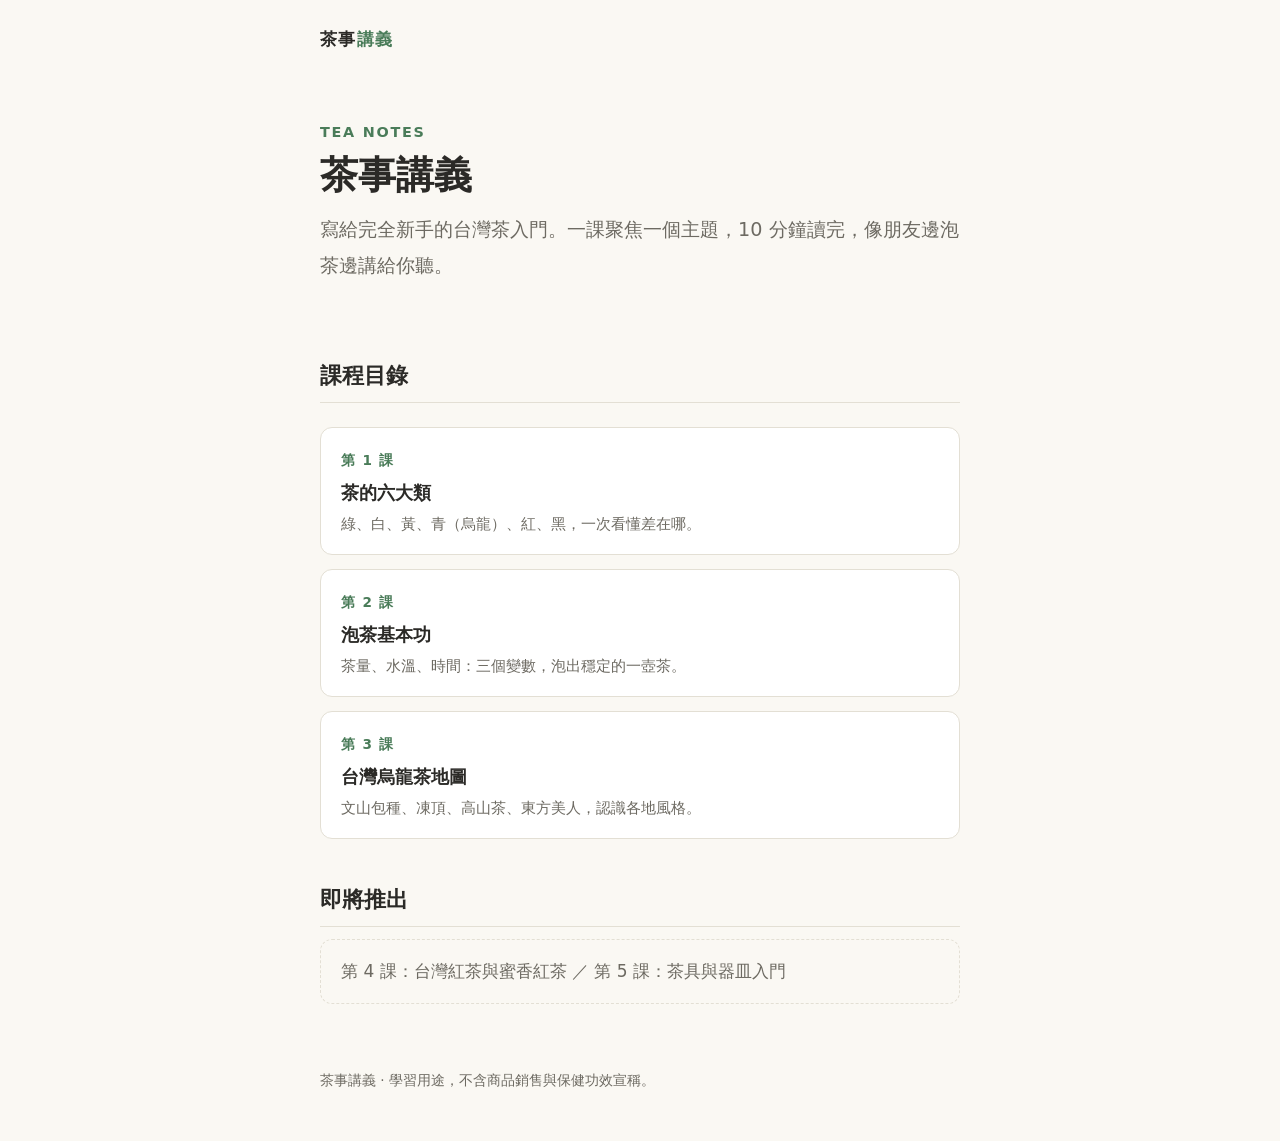
<file: index.html>
<!DOCTYPE html>
<html lang="zh-Hant">
<head>
  <meta charset="utf-8">
  <meta name="viewport" content="width=device-width, initial-scale=1">
  <title>茶事講義｜台灣茶入門</title>
  <meta name="description" content="給完全新手的台灣茶入門講義，每一課 10 分鐘讀完。">
  <link rel="stylesheet" href="assets/css/style.css">
</head>
<body>
  <header class="site-header">
    <a class="brand" href="index.html">茶事<span>講義</span></a>
  </header>

  <main>
    <section class="hero">
      <p class="kicker">TEA NOTES</p>
      <h1>茶事講義</h1>
      <p class="lead">寫給完全新手的台灣茶入門。一課聚焦一個主題，10 分鐘讀完，像朋友邊泡茶邊講給你聽。</p>
    </section>

    <h2>課程目錄</h2>
    <ol class="lesson-list">
      <li>
        <a href="lessons/01-tea-types.html">
          <span class="num">第 1 課</span>
          <span class="title">茶的六大類</span>
          <span class="desc">綠、白、黃、青（烏龍）、紅、黑，一次看懂差在哪。</span>
        </a>
      </li>
      <li>
        <a href="lessons/02-brewing-basics.html">
          <span class="num">第 2 課</span>
          <span class="title">泡茶基本功</span>
          <span class="desc">茶量、水溫、時間：三個變數，泡出穩定的一壺茶。</span>
        </a>
      </li>
      <li>
        <a href="lessons/03-taiwan-oolong.html">
          <span class="num">第 3 課</span>
          <span class="title">台灣烏龍茶地圖</span>
          <span class="desc">文山包種、凍頂、高山茶、東方美人，認識各地風格。</span>
        </a>
      </li>
    </ol>

    <h2>即將推出</h2>
    <p class="soon">第 4 課：台灣紅茶與蜜香紅茶 ／ 第 5 課：茶具與器皿入門</p>
  </main>

  <footer class="site-footer">
    <p>茶事講義 · 學習用途，不含商品銷售與保健功效宣稱。</p>
  </footer>
</body>
</html>
</file>
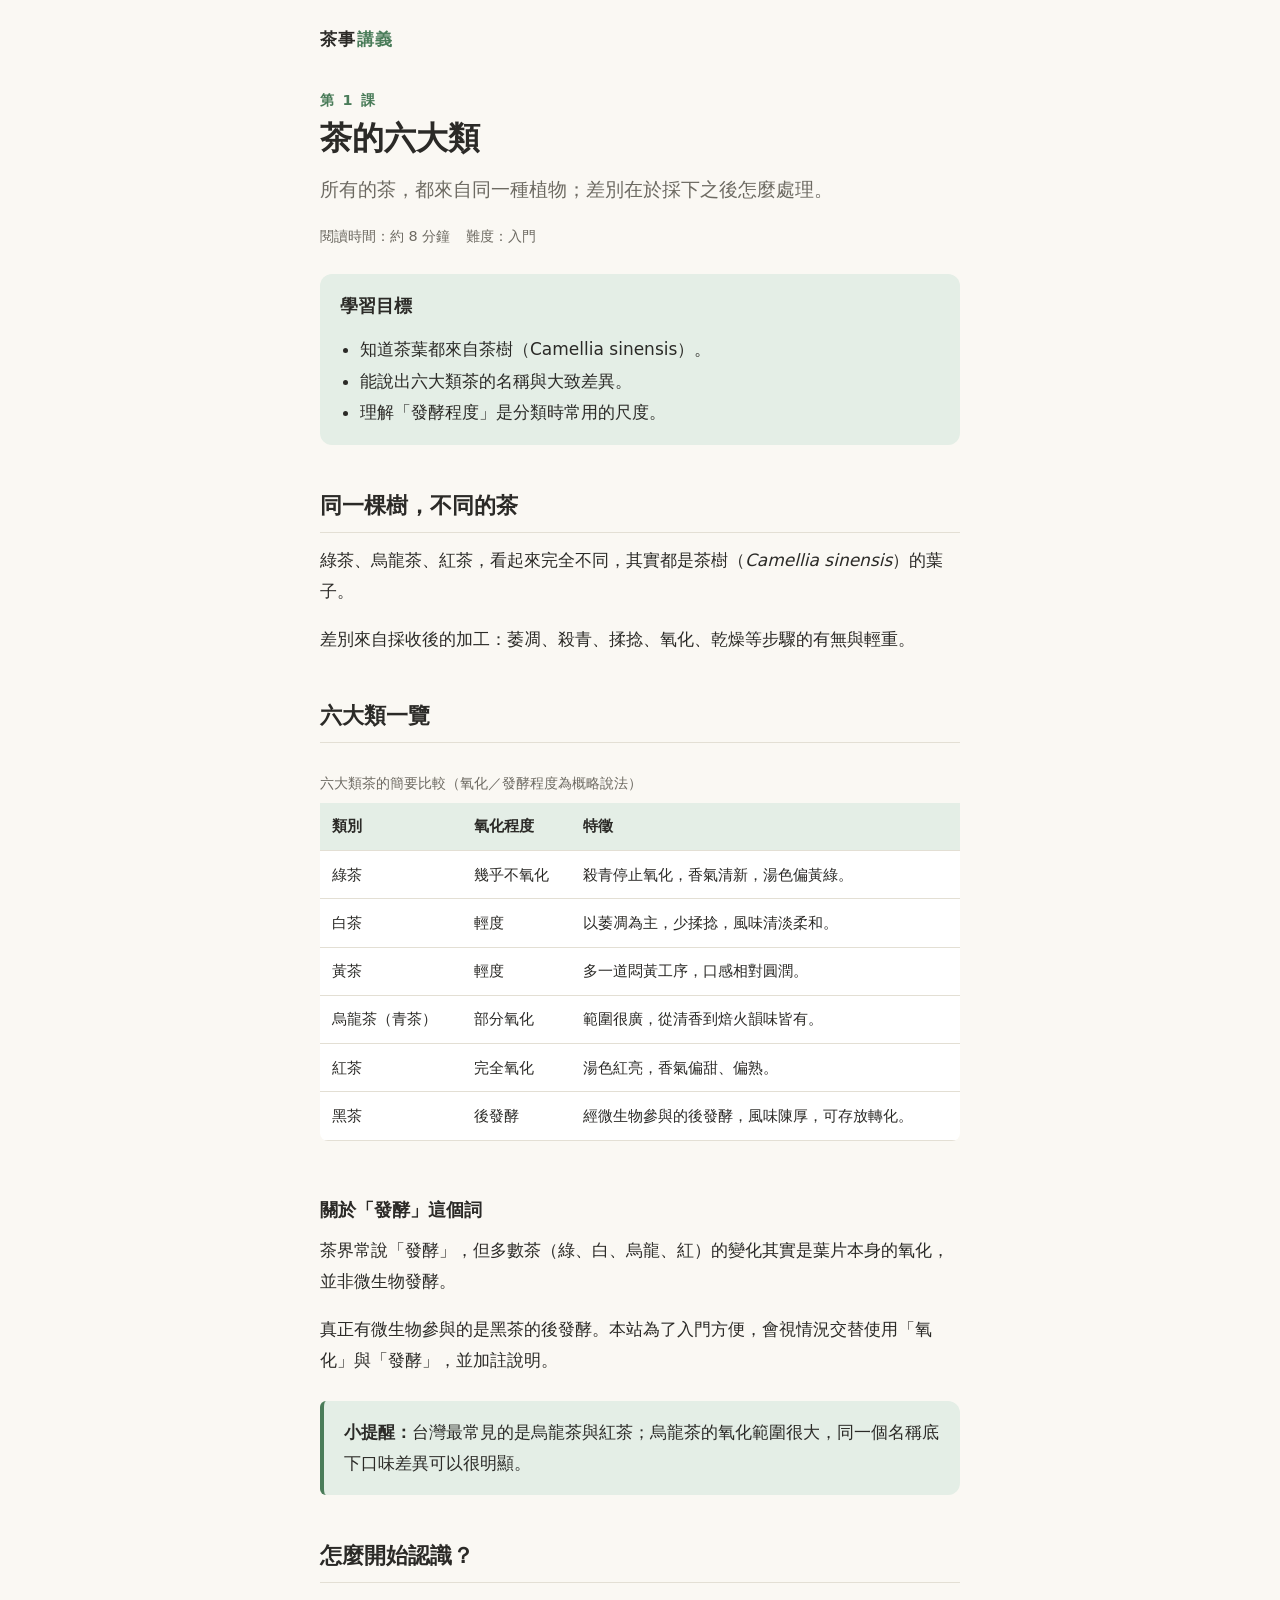
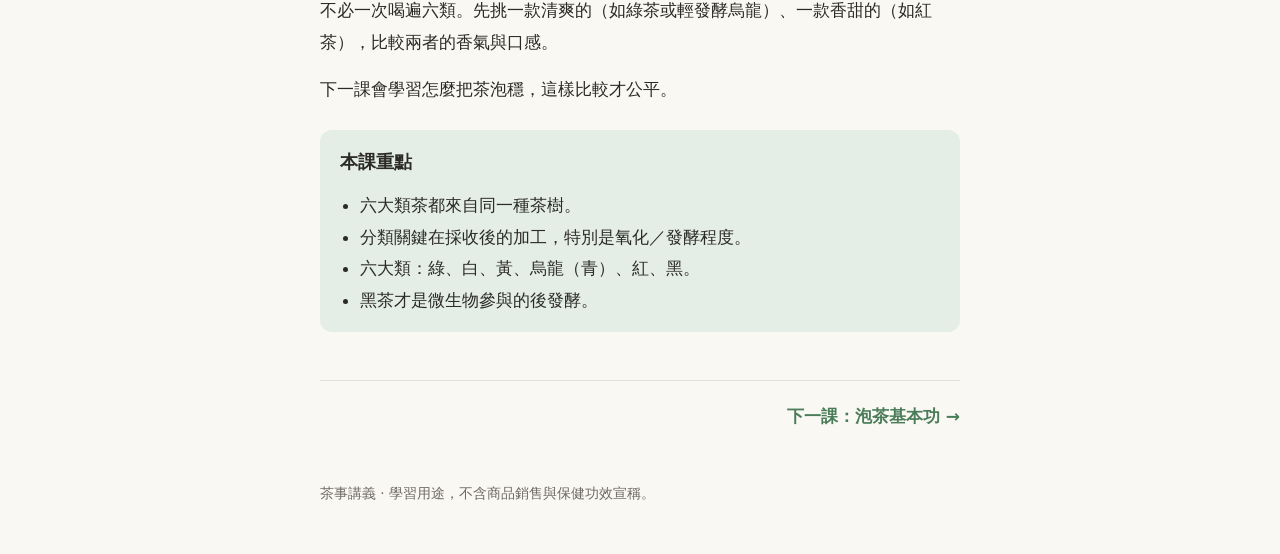
<file: lessons/01-tea-types.html>
<!DOCTYPE html>
<html lang="zh-Hant">
<head>
  <meta charset="utf-8">
  <meta name="viewport" content="width=device-width, initial-scale=1">
  <title>茶的六大類｜茶事講義</title>
  <meta name="description" content="用「發酵程度」這把尺，一次認識綠茶、白茶、黃茶、烏龍茶、紅茶、黑茶六大類。">
  <link rel="stylesheet" href="../assets/css/style.css">
</head>
<body>
  <header class="site-header">
    <a class="brand" href="../index.html">茶事<span>講義</span></a>
  </header>

  <main>
    <article>
      <p class="kicker">第 1 課</p>
      <h1>茶的六大類</h1>
      <p class="lead">所有的茶，都來自同一種植物；差別在於採下之後怎麼處理。</p>
      <div class="meta">
        <span>閱讀時間：約 8 分鐘</span>
        <span>難度：入門</span>
      </div>

      <div class="goals">
        <h2>學習目標</h2>
        <ul>
          <li>知道茶葉都來自茶樹（Camellia sinensis）。</li>
          <li>能說出六大類茶的名稱與大致差異。</li>
          <li>理解「發酵程度」是分類時常用的尺度。</li>
        </ul>
      </div>

      <h2>同一棵樹，不同的茶</h2>
      <p>綠茶、烏龍茶、紅茶，看起來完全不同，其實都是茶樹（<em>Camellia sinensis</em>）的葉子。</p>
      <p>差別來自採收後的加工：萎凋、殺青、揉捻、氧化、乾燥等步驟的有無與輕重。</p>

      <h2>六大類一覽</h2>
      <div class="table-wrap">
        <table>
          <caption>六大類茶的簡要比較（氧化／發酵程度為概略說法）</caption>
          <thead>
            <tr><th>類別</th><th>氧化程度</th><th>特徵</th></tr>
          </thead>
          <tbody>
            <tr><td>綠茶</td><td>幾乎不氧化</td><td>殺青停止氧化，香氣清新，湯色偏黃綠。</td></tr>
            <tr><td>白茶</td><td>輕度</td><td>以萎凋為主，少揉捻，風味清淡柔和。</td></tr>
            <tr><td>黃茶</td><td>輕度</td><td>多一道悶黃工序，口感相對圓潤。</td></tr>
            <tr><td>烏龍茶（青茶）</td><td>部分氧化</td><td>範圍很廣，從清香到焙火韻味皆有。</td></tr>
            <tr><td>紅茶</td><td>完全氧化</td><td>湯色紅亮，香氣偏甜、偏熟。</td></tr>
            <tr><td>黑茶</td><td>後發酵</td><td>經微生物參與的後發酵，風味陳厚，可存放轉化。</td></tr>
          </tbody>
        </table>
      </div>

      <h3>關於「發酵」這個詞</h3>
      <p>茶界常說「發酵」，但多數茶（綠、白、烏龍、紅）的變化其實是葉片本身的氧化，並非微生物發酵。</p>
      <p>真正有微生物參與的是黑茶的後發酵。本站為了入門方便，會視情況交替使用「氧化」與「發酵」，並加註說明。</p>

      <div class="callout">
        <p><strong>小提醒：</strong>台灣最常見的是烏龍茶與紅茶；烏龍茶的氧化範圍很大，同一個名稱底下口味差異可以很明顯。</p>
      </div>

      <h2>怎麼開始認識？</h2>
      <p>不必一次喝遍六類。先挑一款清爽的（如綠茶或輕發酵烏龍）、一款香甜的（如紅茶），比較兩者的香氣與口感。</p>
      <p>下一課會學習怎麼把茶泡穩，這樣比較才公平。</p>

      <section class="recap">
        <h2>本課重點</h2>
        <ul>
          <li>六大類茶都來自同一種茶樹。</li>
          <li>分類關鍵在採收後的加工，特別是氧化／發酵程度。</li>
          <li>六大類：綠、白、黃、烏龍（青）、紅、黑。</li>
          <li>黑茶才是微生物參與的後發酵。</li>
        </ul>
      </section>
    </article>

    <nav class="pager" aria-label="上下課">
      <a class="next" href="02-brewing-basics.html">下一課：泡茶基本功 →</a>
    </nav>
  </main>

  <footer class="site-footer">
    <p>茶事講義 · 學習用途，不含商品銷售與保健功效宣稱。</p>
  </footer>
</body>
</html>
</file>
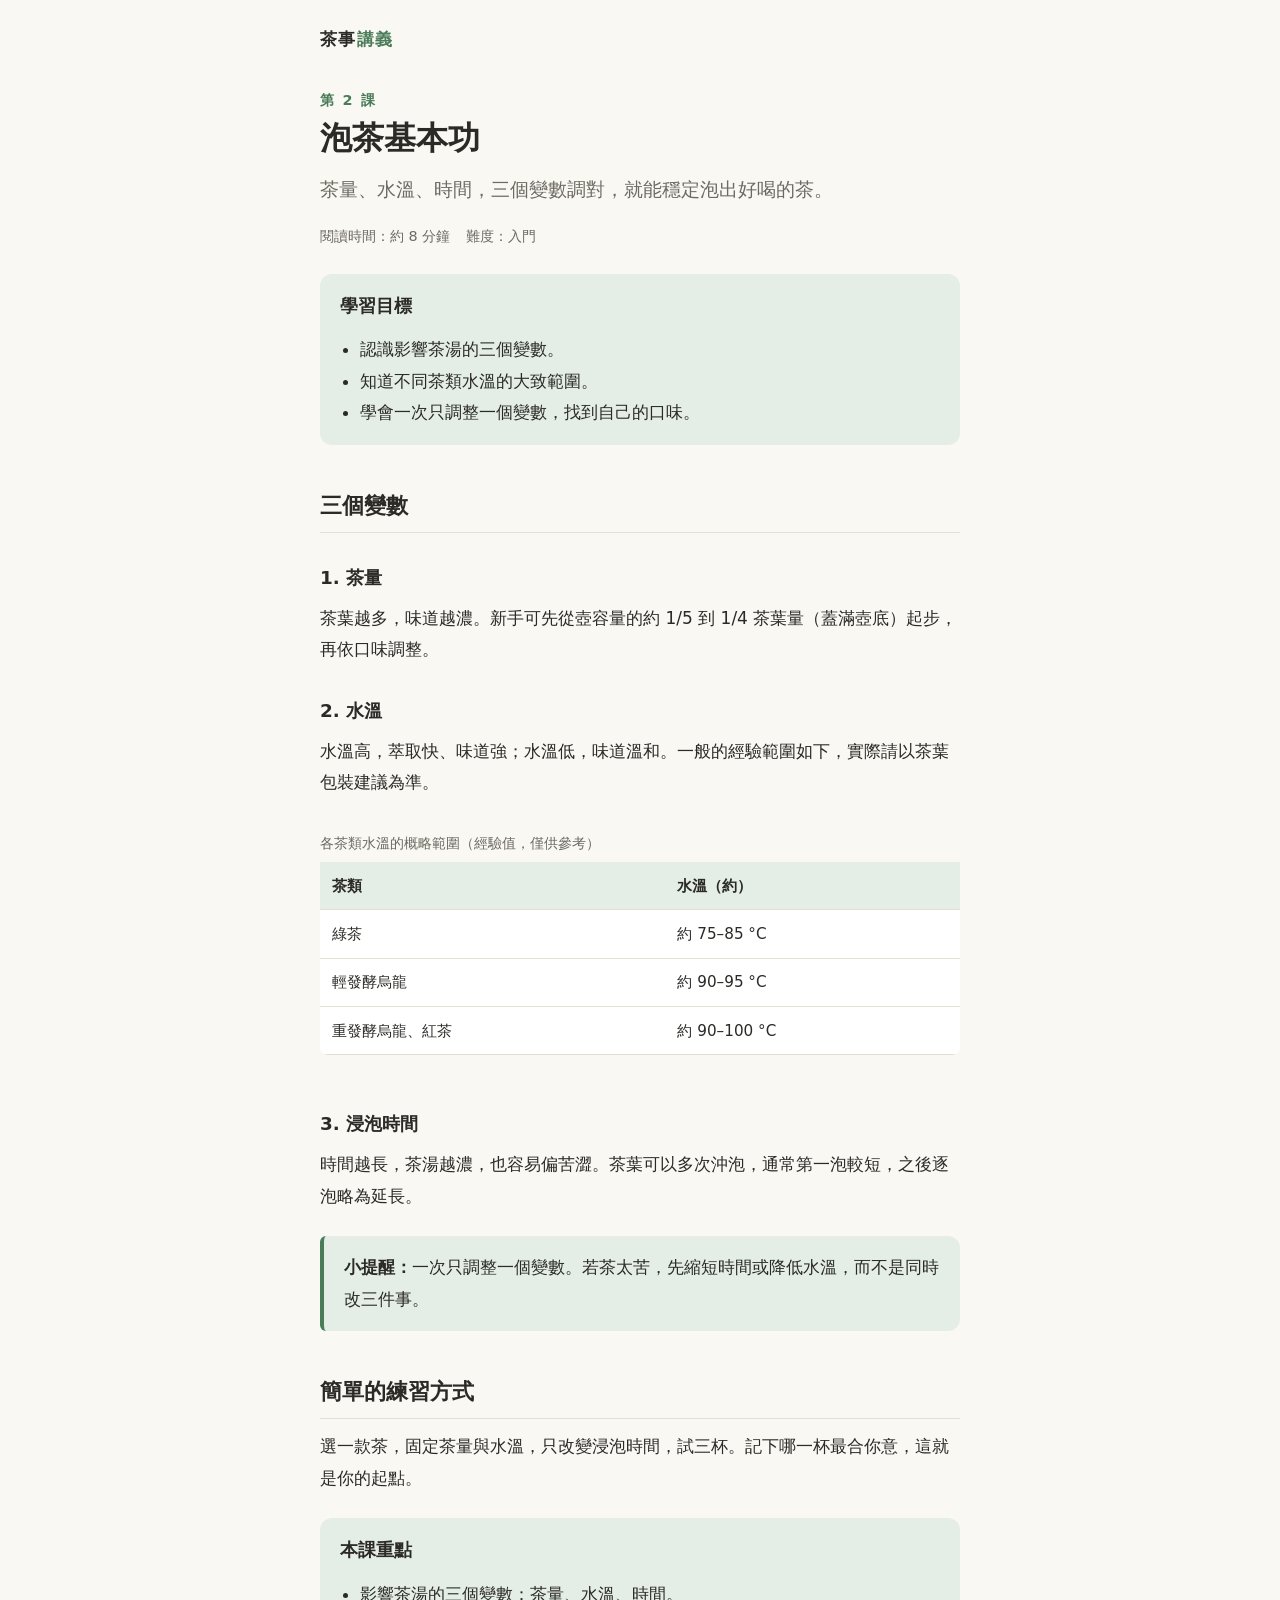
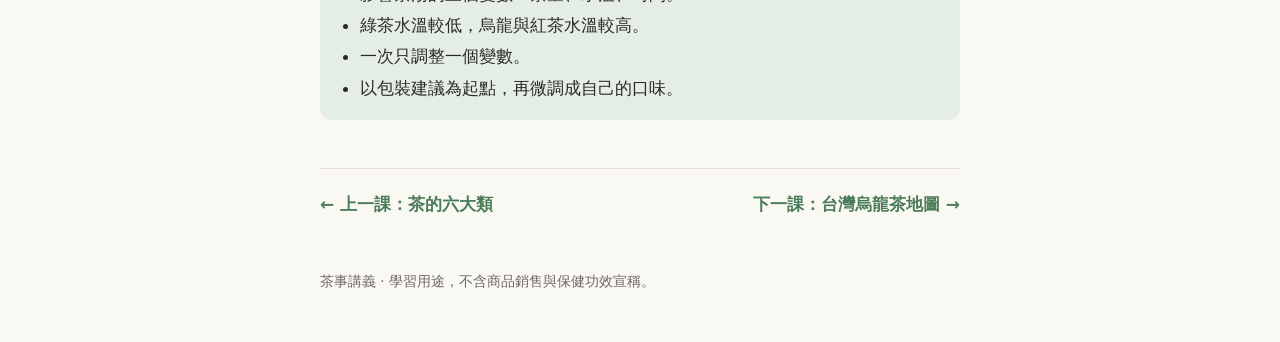
<file: lessons/02-brewing-basics.html>
<!DOCTYPE html>
<html lang="zh-Hant">
<head>
  <meta charset="utf-8">
  <meta name="viewport" content="width=device-width, initial-scale=1">
  <title>泡茶基本功｜茶事講義</title>
  <meta name="description" content="掌握茶量、水溫、浸泡時間三個變數，在家也能穩定泡出一壺好喝的茶。">
  <link rel="stylesheet" href="../assets/css/style.css">
</head>
<body>
  <header class="site-header">
    <a class="brand" href="../index.html">茶事<span>講義</span></a>
  </header>

  <main>
    <article>
      <p class="kicker">第 2 課</p>
      <h1>泡茶基本功</h1>
      <p class="lead">茶量、水溫、時間，三個變數調對，就能穩定泡出好喝的茶。</p>
      <div class="meta">
        <span>閱讀時間：約 8 分鐘</span>
        <span>難度：入門</span>
      </div>

      <div class="goals">
        <h2>學習目標</h2>
        <ul>
          <li>認識影響茶湯的三個變數。</li>
          <li>知道不同茶類水溫的大致範圍。</li>
          <li>學會一次只調整一個變數，找到自己的口味。</li>
        </ul>
      </div>

      <h2>三個變數</h2>
      <h3>1. 茶量</h3>
      <p>茶葉越多，味道越濃。新手可先從壺容量的約 1/5 到 1/4 茶葉量（蓋滿壺底）起步，再依口味調整。</p>

      <h3>2. 水溫</h3>
      <p>水溫高，萃取快、味道強；水溫低，味道溫和。一般的經驗範圍如下，實際請以茶葉包裝建議為準。</p>
      <div class="table-wrap">
        <table>
          <caption>各茶類水溫的概略範圍（經驗值，僅供參考）</caption>
          <thead>
            <tr><th>茶類</th><th>水溫（約）</th></tr>
          </thead>
          <tbody>
            <tr><td>綠茶</td><td>約 75–85 °C</td></tr>
            <tr><td>輕發酵烏龍</td><td>約 90–95 °C</td></tr>
            <tr><td>重發酵烏龍、紅茶</td><td>約 90–100 °C</td></tr>
          </tbody>
        </table>
      </div>

      <h3>3. 浸泡時間</h3>
      <p>時間越長，茶湯越濃，也容易偏苦澀。茶葉可以多次沖泡，通常第一泡較短，之後逐泡略為延長。</p>

      <div class="callout">
        <p><strong>小提醒：</strong>一次只調整一個變數。若茶太苦，先縮短時間或降低水溫，而不是同時改三件事。</p>
      </div>

      <h2>簡單的練習方式</h2>
      <p>選一款茶，固定茶量與水溫，只改變浸泡時間，試三杯。記下哪一杯最合你意，這就是你的起點。</p>

      <section class="recap">
        <h2>本課重點</h2>
        <ul>
          <li>影響茶湯的三個變數：茶量、水溫、時間。</li>
          <li>綠茶水溫較低，烏龍與紅茶水溫較高。</li>
          <li>一次只調整一個變數。</li>
          <li>以包裝建議為起點，再微調成自己的口味。</li>
        </ul>
      </section>
    </article>

    <nav class="pager" aria-label="上下課">
      <a class="prev" href="01-tea-types.html">← 上一課：茶的六大類</a>
      <a class="next" href="03-taiwan-oolong.html">下一課：台灣烏龍茶地圖 →</a>
    </nav>
  </main>

  <footer class="site-footer">
    <p>茶事講義 · 學習用途，不含商品銷售與保健功效宣稱。</p>
  </footer>
</body>
</html>
</file>
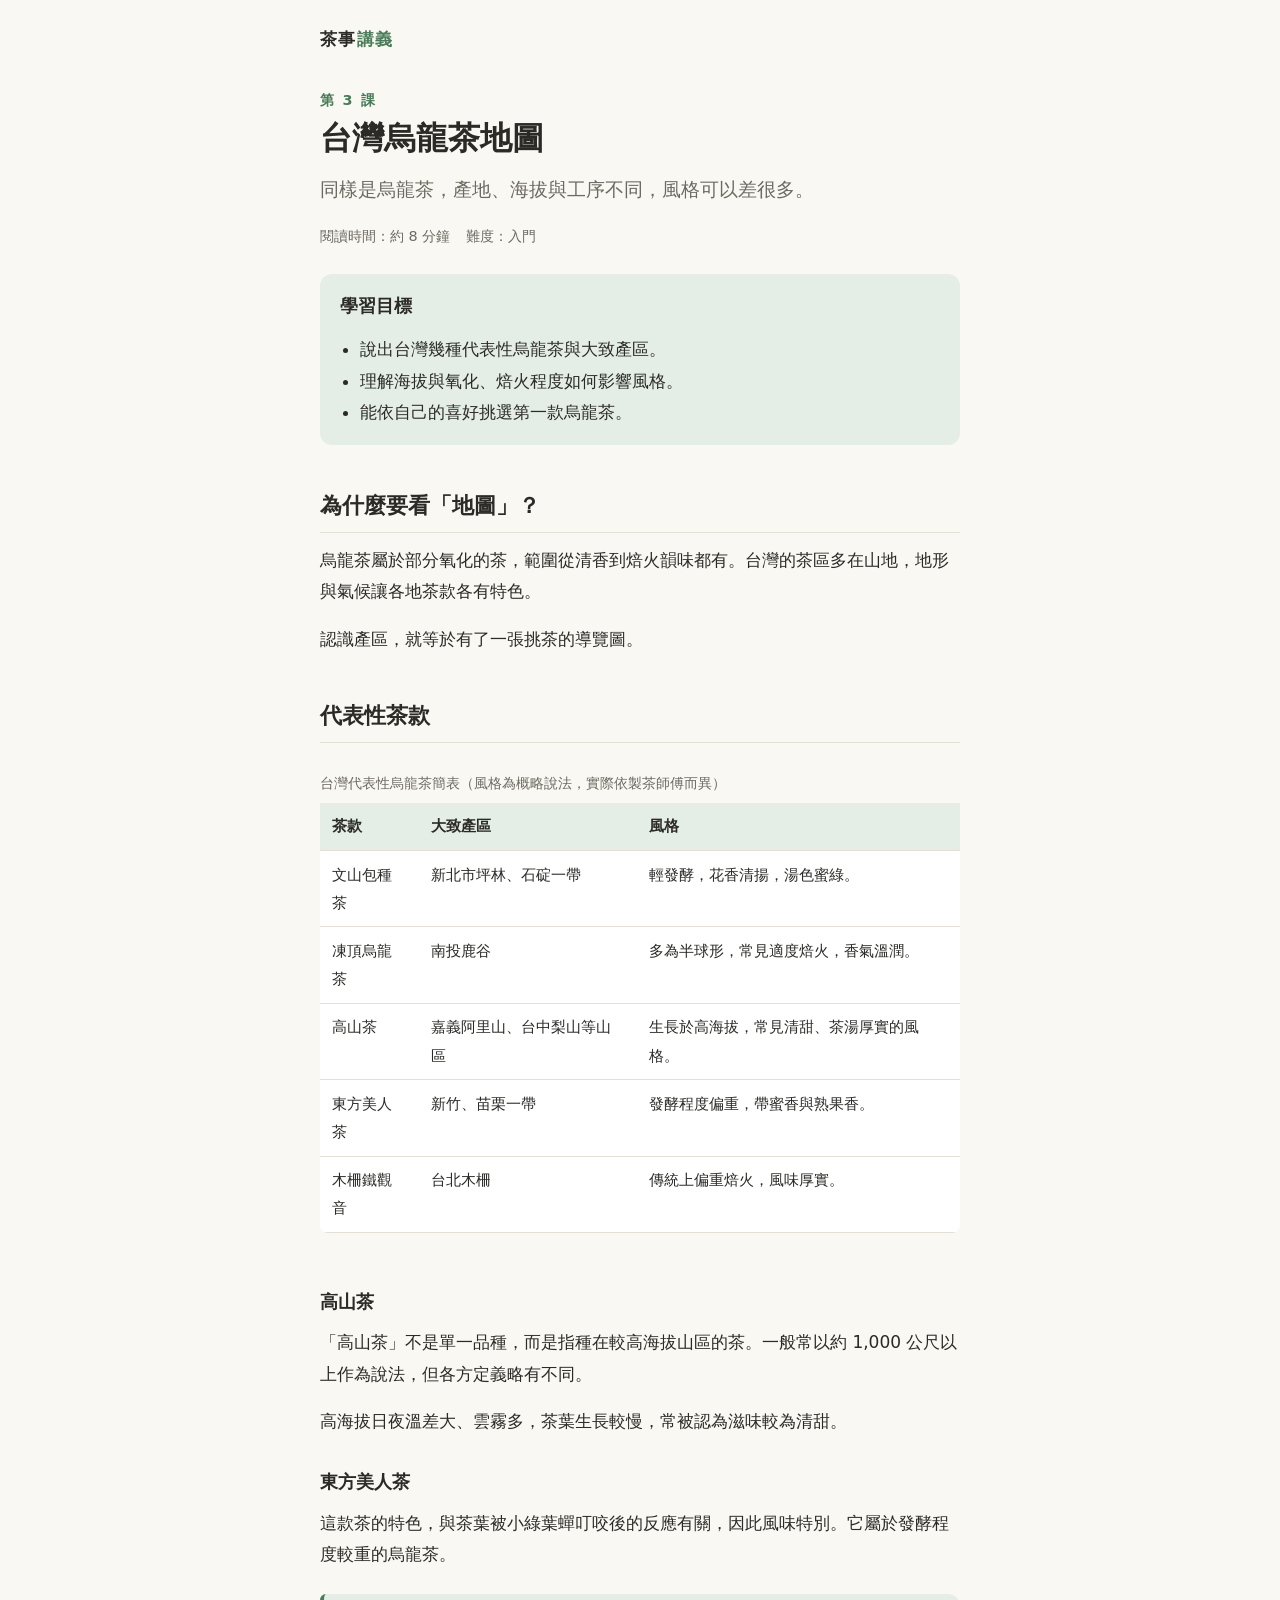
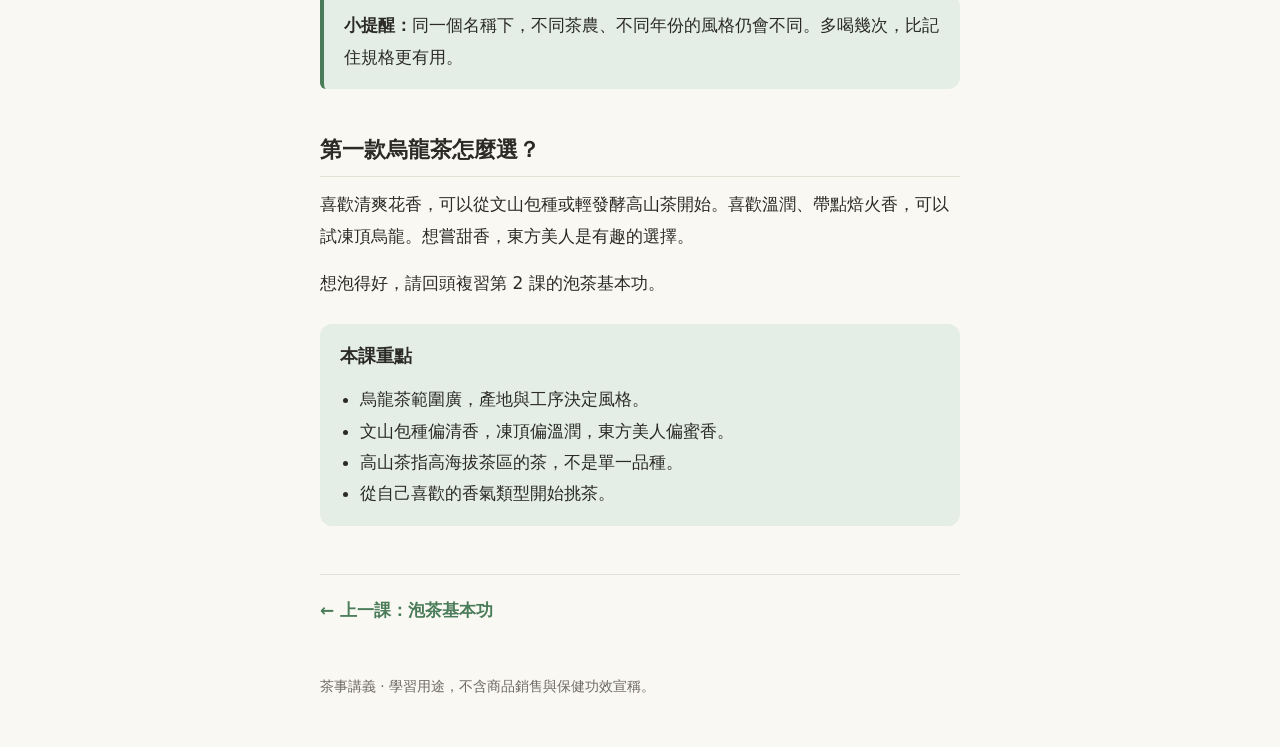
<file: lessons/03-taiwan-oolong.html>
<!DOCTYPE html>
<html lang="zh-Hant">
<head>
  <meta charset="utf-8">
  <meta name="viewport" content="width=device-width, initial-scale=1">
  <title>台灣烏龍茶地圖｜茶事講義</title>
  <meta name="description" content="從文山包種、凍頂烏龍到東方美人，認識台灣幾個代表性烏龍茶產區與風格。">
  <link rel="stylesheet" href="../assets/css/style.css">
</head>
<body>
  <header class="site-header">
    <a class="brand" href="../index.html">茶事<span>講義</span></a>
  </header>

  <main>
    <article>
      <p class="kicker">第 3 課</p>
      <h1>台灣烏龍茶地圖</h1>
      <p class="lead">同樣是烏龍茶，產地、海拔與工序不同，風格可以差很多。</p>
      <div class="meta">
        <span>閱讀時間：約 8 分鐘</span>
        <span>難度：入門</span>
      </div>

      <div class="goals">
        <h2>學習目標</h2>
        <ul>
          <li>說出台灣幾種代表性烏龍茶與大致產區。</li>
          <li>理解海拔與氧化、焙火程度如何影響風格。</li>
          <li>能依自己的喜好挑選第一款烏龍茶。</li>
        </ul>
      </div>

      <h2>為什麼要看「地圖」？</h2>
      <p>烏龍茶屬於部分氧化的茶，範圍從清香到焙火韻味都有。台灣的茶區多在山地，地形與氣候讓各地茶款各有特色。</p>
      <p>認識產區，就等於有了一張挑茶的導覽圖。</p>

      <h2>代表性茶款</h2>
      <div class="table-wrap">
        <table>
          <caption>台灣代表性烏龍茶簡表（風格為概略說法，實際依製茶師傅而異）</caption>
          <thead>
            <tr><th>茶款</th><th>大致產區</th><th>風格</th></tr>
          </thead>
          <tbody>
            <tr><td>文山包種茶</td><td>新北市坪林、石碇一帶</td><td>輕發酵，花香清揚，湯色蜜綠。</td></tr>
            <tr><td>凍頂烏龍茶</td><td>南投鹿谷</td><td>多為半球形，常見適度焙火，香氣溫潤。</td></tr>
            <tr><td>高山茶</td><td>嘉義阿里山、台中梨山等山區</td><td>生長於高海拔，常見清甜、茶湯厚實的風格。</td></tr>
            <tr><td>東方美人茶</td><td>新竹、苗栗一帶</td><td>發酵程度偏重，帶蜜香與熟果香。</td></tr>
            <tr><td>木柵鐵觀音</td><td>台北木柵</td><td>傳統上偏重焙火，風味厚實。</td></tr>
          </tbody>
        </table>
      </div>

      <h3>高山茶</h3>
      <p>「高山茶」不是單一品種，而是指種在較高海拔山區的茶。一般常以約 1,000 公尺以上作為說法，但各方定義略有不同。</p>
      <p>高海拔日夜溫差大、雲霧多，茶葉生長較慢，常被認為滋味較為清甜。</p>

      <h3>東方美人茶</h3>
      <p>這款茶的特色，與茶葉被小綠葉蟬叮咬後的反應有關，因此風味特別。它屬於發酵程度較重的烏龍茶。</p>

      <div class="callout">
        <p><strong>小提醒：</strong>同一個名稱下，不同茶農、不同年份的風格仍會不同。多喝幾次，比記住規格更有用。</p>
      </div>

      <h2>第一款烏龍茶怎麼選？</h2>
      <p>喜歡清爽花香，可以從文山包種或輕發酵高山茶開始。喜歡溫潤、帶點焙火香，可以試凍頂烏龍。想嘗甜香，東方美人是有趣的選擇。</p>
      <p>想泡得好，請回頭複習第 2 課的泡茶基本功。</p>

      <section class="recap">
        <h2>本課重點</h2>
        <ul>
          <li>烏龍茶範圍廣，產地與工序決定風格。</li>
          <li>文山包種偏清香，凍頂偏溫潤，東方美人偏蜜香。</li>
          <li>高山茶指高海拔茶區的茶，不是單一品種。</li>
          <li>從自己喜歡的香氣類型開始挑茶。</li>
        </ul>
      </section>
    </article>

    <nav class="pager" aria-label="上下課">
      <a class="prev" href="02-brewing-basics.html">← 上一課：泡茶基本功</a>
    </nav>
  </main>

  <footer class="site-footer">
    <p>茶事講義 · 學習用途，不含商品銷售與保健功效宣稱。</p>
  </footer>
</body>
</html>
</file>
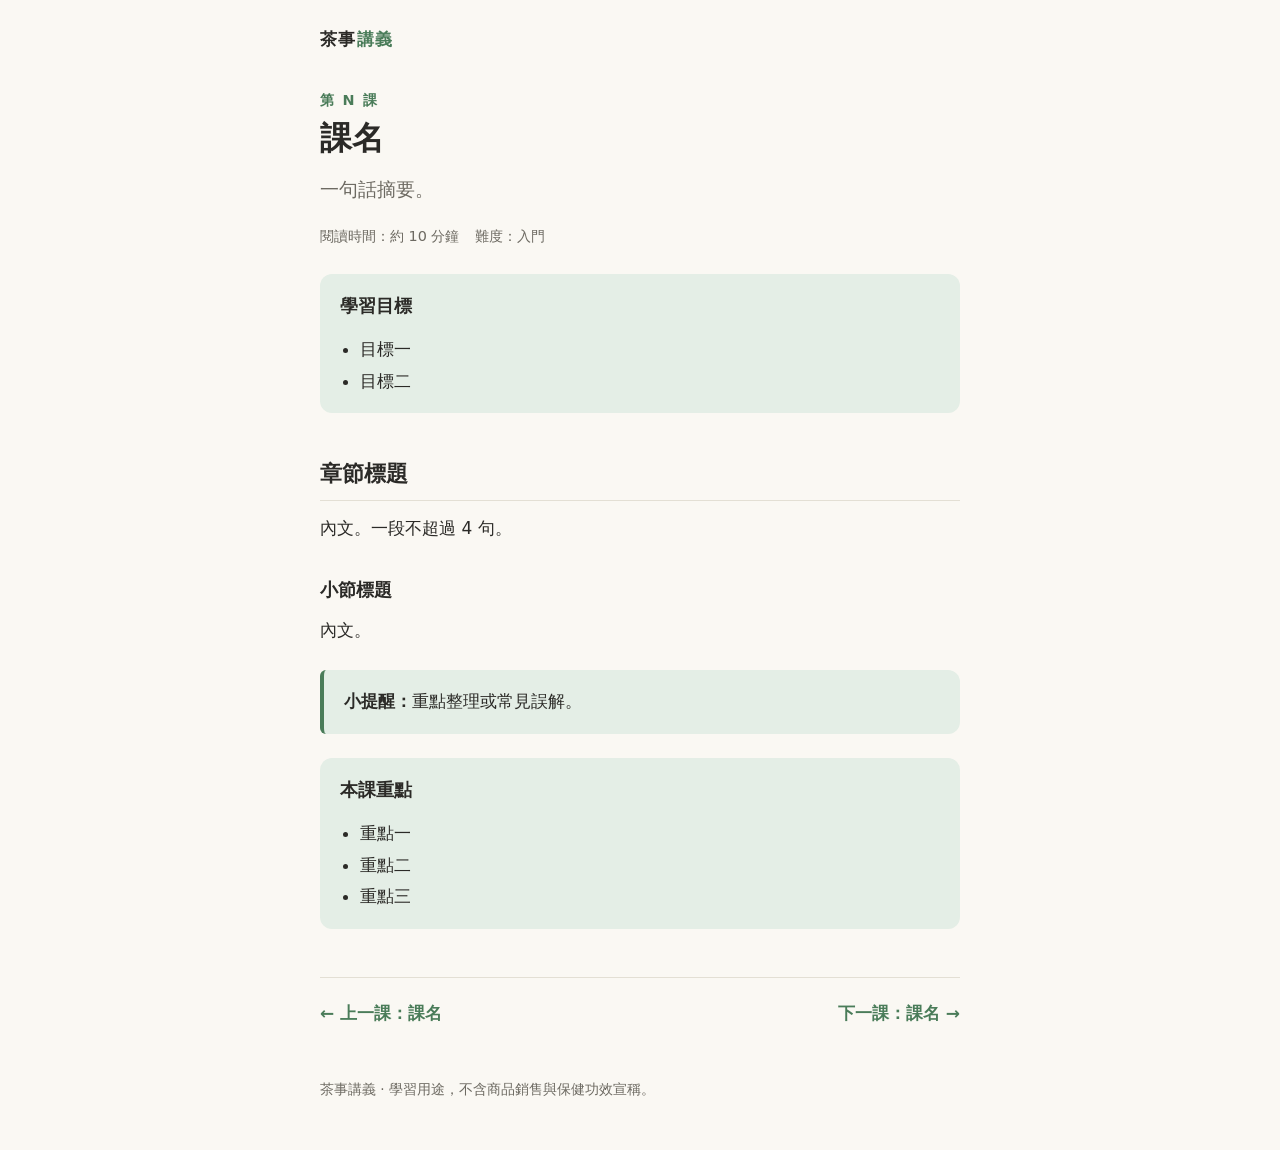
<file: templates/lesson-template.html>
<!DOCTYPE html>
<html lang="zh-Hant">
<head>
  <meta charset="utf-8">
  <meta name="viewport" content="width=device-width, initial-scale=1">
  <title>課名｜茶事講義</title>
  <meta name="description" content="一句話描述這一課（約 50 字內）。">
  <link rel="stylesheet" href="../assets/css/style.css">
</head>
<body>
  <header class="site-header">
    <a class="brand" href="../index.html">茶事<span>講義</span></a>
  </header>

  <main>
    <article>
      <p class="kicker">第 N 課</p>
      <h1>課名</h1>
      <p class="lead">一句話摘要。</p>
      <div class="meta">
        <span>閱讀時間：約 10 分鐘</span>
        <span>難度：入門</span>
      </div>

      <div class="goals">
        <h2>學習目標</h2>
        <ul>
          <li>目標一</li>
          <li>目標二</li>
        </ul>
      </div>

      <h2>章節標題</h2>
      <p>內文。一段不超過 4 句。</p>

      <h3>小節標題</h3>
      <p>內文。</p>

      <div class="callout">
        <p><strong>小提醒：</strong>重點整理或常見誤解。</p>
      </div>

      <section class="recap">
        <h2>本課重點</h2>
        <ul>
          <li>重點一</li>
          <li>重點二</li>
          <li>重點三</li>
        </ul>
      </section>
    </article>

    <nav class="pager" aria-label="上下課">
      <a class="prev" href="NN-prev-slug.html">← 上一課：課名</a>
      <a class="next" href="NN-next-slug.html">下一課：課名 →</a>
    </nav>
  </main>

  <footer class="site-footer">
    <p>茶事講義 · 學習用途，不含商品銷售與保健功效宣稱。</p>
  </footer>
</body>
</html>
</file>
<file: assets/css/style.css>
:root {
  --bg: #faf8f3;
  --ink: #2b2a27;
  --muted: #6d6a62;
  --accent: #4a7c59;
  --accent-soft: #e4eee6;
  --card: #ffffff;
  --line: #e3dfd4;
  --radius: 12px;
  --font: "Noto Sans TC", "PingFang TC", "Microsoft JhengHei", system-ui, -apple-system, "Segoe UI", sans-serif;
}

@media (prefers-color-scheme: dark) {
  :root {
    --bg: #1b1d1a;
    --ink: #ece9e0;
    --muted: #a09d93;
    --accent: #8cc19b;
    --accent-soft: #263228;
    --card: #232621;
    --line: #34382f;
  }
}

* { box-sizing: border-box; }

html { -webkit-text-size-adjust: 100%; }

body {
  margin: 0;
  background: var(--bg);
  color: var(--ink);
  font-family: var(--font);
  font-size: 1.0625rem;
  line-height: 1.85;
}

a { color: var(--accent); text-underline-offset: 3px; }
a:hover { text-decoration-thickness: 2px; }

.site-header,
main,
.site-footer {
  width: 100%;
  max-width: 42rem;
  margin: 0 auto;
  padding-left: 1rem;
  padding-right: 1rem;
}

.site-header {
  padding-top: 1.5rem;
  padding-bottom: 0.5rem;
}

.brand {
  font-weight: 700;
  letter-spacing: 0.08em;
  text-decoration: none;
  color: var(--ink);
}

.brand span { color: var(--accent); }

main { padding-top: 1.5rem; padding-bottom: 3rem; }

h1 { font-size: 2rem; line-height: 1.3; margin: 0.25rem 0 0.75rem; }
h2 { font-size: 1.4rem; margin: 2.5rem 0 0.75rem; padding-bottom: 0.35rem; border-bottom: 1px solid var(--line); }
h3 { font-size: 1.15rem; margin: 1.75rem 0 0.5rem; }

p { margin: 0 0 1rem; }

.kicker {
  color: var(--accent);
  font-weight: 700;
  letter-spacing: 0.12em;
  font-size: 0.9rem;
  margin: 0;
}

.lead { font-size: 1.2rem; color: var(--muted); }

.meta {
  display: flex;
  flex-wrap: wrap;
  gap: 0.5rem 1rem;
  color: var(--muted);
  font-size: 0.9rem;
  margin-bottom: 1.5rem;
}

.goals,
.recap,
.callout {
  background: var(--accent-soft);
  border-radius: var(--radius);
  padding: 1rem 1.25rem;
  margin: 1.5rem 0;
}

.goals h2,
.recap h2 {
  margin-top: 0;
  border: 0;
  padding: 0;
  font-size: 1.1rem;
}

.goals ul,
.recap ul { margin: 0.5rem 0 0; padding-left: 1.25rem; }

.callout { border-left: 4px solid var(--accent); border-radius: 6px var(--radius) var(--radius) 6px; }
.callout p:last-child { margin-bottom: 0; }

table {
  width: 100%;
  border-collapse: collapse;
  margin: 1rem 0 1.5rem;
  font-size: 0.95rem;
  background: var(--card);
  border-radius: 8px;
  overflow: hidden;
}

caption { text-align: left; color: var(--muted); font-size: 0.85rem; padding-bottom: 0.4rem; }
th, td { text-align: left; padding: 0.6rem 0.75rem; border-bottom: 1px solid var(--line); vertical-align: top; }
th { background: var(--accent-soft); font-weight: 700; }

.table-wrap { overflow-x: auto; }

/* 首頁課程清單 */
.hero { padding: 2rem 0 1rem; }
.hero h1 { font-size: 2.4rem; }

.lesson-list { list-style: none; margin: 1.5rem 0; padding: 0; display: grid; gap: 0.9rem; }

.lesson-list a {
  display: block;
  background: var(--card);
  border: 1px solid var(--line);
  border-radius: var(--radius);
  padding: 1rem 1.25rem;
  text-decoration: none;
  color: var(--ink);
  transition: border-color 0.15s, transform 0.15s;
}

.lesson-list a:hover { border-color: var(--accent); transform: translateY(-2px); }
.lesson-list .num { color: var(--accent); font-weight: 700; font-size: 0.85rem; letter-spacing: 0.1em; }
.lesson-list .title { display: block; font-size: 1.15rem; font-weight: 700; }
.lesson-list .desc { display: block; color: var(--muted); font-size: 0.95rem; }

.soon {
  border: 1px dashed var(--line);
  border-radius: var(--radius);
  padding: 1rem 1.25rem;
  color: var(--muted);
}

/* 上下課 */
.pager {
  display: flex;
  justify-content: space-between;
  gap: 1rem;
  margin-top: 3rem;
  padding-top: 1.25rem;
  border-top: 1px solid var(--line);
}

.pager a { text-decoration: none; font-weight: 700; }
.pager .next { margin-left: auto; text-align: right; }

.site-footer {
  color: var(--muted);
  font-size: 0.85rem;
  padding-bottom: 2rem;
}

@media (max-width: 480px) {
  h1 { font-size: 1.7rem; }
  .hero h1 { font-size: 2rem; }
}
</file>
